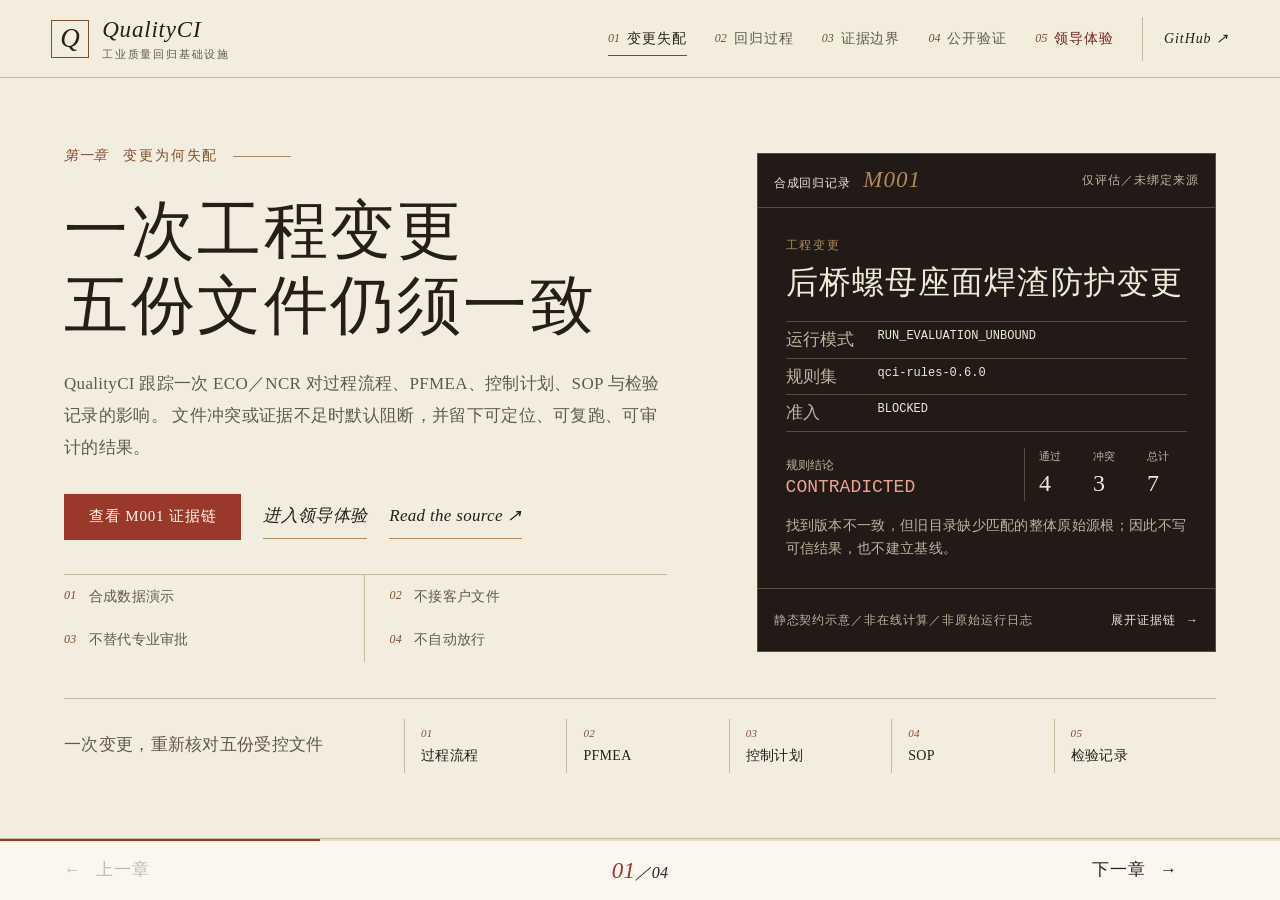
<file: site/index.html>
<!doctype html>
<html lang="zh-CN">
  <head>
    <meta charset="utf-8" />
    <meta name="viewport" content="width=device-width, initial-scale=1" />
    <meta
      name="description"
      content="QualityCI 是面向制造业工程变更的合成数据工程原型，演示可重复、可审计的跨文档质量回归契约。"
    />
    <meta name="theme-color" content="#211a17" />
    <meta property="og:type" content="website" />
    <meta property="og:title" content="QualityCI｜工业质量回归基础设施" />
    <meta
      property="og:description"
      content="面向制造业工程变更的合成数据工程原型，演示可重复、可审计的质量回归契约。"
    />
    <meta property="og:url" content="https://qualityci.com/" />
    <meta property="og:image" content="https://qualityci.com/og.png" />
    <meta property="og:image:type" content="image/png" />
    <meta property="og:image:width" content="1200" />
    <meta property="og:image:height" content="630" />
    <meta property="og:image:alt" content="QualityCI 工业质量回归基础设施品牌卡片" />
    <meta name="twitter:card" content="summary_large_image" />
    <meta name="twitter:title" content="QualityCI｜工业质量回归基础设施" />
    <meta
      name="twitter:description"
      content="面向制造业工程变更的合成数据工程原型，演示可重复、可审计的质量回归契约。"
    />
    <meta name="twitter:image" content="https://qualityci.com/og.png" />
    <meta name="twitter:image:alt" content="QualityCI 工业质量回归基础设施品牌卡片" />
    <title>QualityCI｜工业质量回归基础设施</title>
    <link rel="canonical" href="https://qualityci.com/" />
    <link rel="icon" href="./favicon.svg" type="image/svg+xml" />
    <link rel="stylesheet" href="./styles.css" />
  </head>
  <body>
    <a class="skip-link" href="#main">跳到主要内容</a>

    <header class="site-header">
      <a class="brand" href="#overview" data-page-target="overview" aria-label="QualityCI 第一章">
        <span class="brand-mark latin" lang="en" aria-hidden="true">Q</span>
        <span>
          <strong class="latin" lang="en">QualityCI</strong>
          <small>工业质量回归基础设施</small>
        </span>
      </a>
      <button class="nav-toggle" type="button" aria-expanded="false" aria-controls="site-nav">
        <span></span><span></span><span></span>
        <span class="sr-only">打开章节导航</span>
      </button>
      <nav id="site-nav" class="site-nav" aria-label="章节导航">
        <a href="#overview" data-page-target="overview" aria-current="page"><span>01</span>变更失配</a>
        <a href="#method" data-page-target="method"><span>02</span>回归过程</a>
        <a href="#case" data-page-target="case"><span>03</span>证据边界</a>
        <a href="#proof" data-page-target="proof"><span>04</span>公开验证</a>
        <a class="nav-experience" href="./experience.html"><span>05</span>领导体验</a>
        <a class="nav-source latin" lang="en" href="https://github.com/muchensu77-create/qualityci"
          target="_blank" rel="noopener noreferrer">GitHub ↗</a>
      </nav>
    </header>

    <main id="main" class="deck">
      <section id="overview" class="deck-page is-active" data-page="overview" aria-labelledby="overview-title">
        <div class="page-shell overview-grid">
          <div class="overview-copy">
            <p class="chapter-label"><span>第一章</span>变更为何失配</p>
            <h1 id="overview-title" tabindex="-1">一次工程变更<br />五份文件仍须一致</h1>
            <p class="overview-lead">
              QualityCI 跟踪一次 ECO／NCR 对过程流程、PFMEA、控制计划、SOP 与检验记录的影响。
              文件冲突或证据不足时默认阻断，并留下可定位、可复跑、可审计的结果。
            </p>
            <div class="overview-actions">
              <a class="button button-primary" href="#case" data-open-evidence>查看 M001 证据链</a>
              <a class="text-link" href="./experience.html">进入领导体验</a>
              <a class="text-link latin" lang="en"
                href="https://github.com/muchensu77-create/qualityci"
                target="_blank" rel="noopener noreferrer">Read the source ↗</a>
            </div>
            <ol class="boundary-strip" aria-label="演示边界">
              <li><span>01</span>合成数据演示</li>
              <li><span>02</span>不接客户文件</li>
              <li><span>03</span>不替代专业审批</li>
              <li><span>04</span>不自动放行</li>
            </ol>
          </div>

          <article class="case-sheet" aria-label="M001 合成回归记录" data-case-summary>
            <header class="case-sheet-header">
              <div>
                <span>合成回归记录</span>
                <strong class="latin" lang="en">M001</strong>
              </div>
              <span class="case-sheet-state">仅评估／未绑定来源</span>
            </header>
            <div class="case-sheet-body">
              <p class="case-sheet-label">工程变更</p>
              <h2>后桥螺母座面焊渣防护变更</h2>
              <dl class="case-sheet-meta">
                <div><dt>运行模式</dt><dd>RUN_EVALUATION_UNBOUND</dd></div>
                <div><dt>规则集</dt><dd>qci-rules-0.6.0</dd></div>
                <div><dt>准入</dt><dd>BLOCKED</dd></div>
              </dl>
              <div class="case-sheet-result">
                <div>
                  <span>规则结论</span>
                  <strong>CONTRADICTED</strong>
                </div>
                <dl>
                  <div><dt>通过</dt><dd>4</dd></div>
                  <div><dt>冲突</dt><dd>3</dd></div>
                  <div><dt>总计</dt><dd>7</dd></div>
                </dl>
              </div>
              <p class="case-sheet-note">
                找到版本不一致，但旧目录缺少匹配的整体原始源根；因此不写可信结果，也不建立基线。
              </p>
            </div>
            <footer>
              <span>静态契约示意／非在线计算／非原始运行日志</span>
              <a href="#case" data-open-evidence>展开证据链 <span aria-hidden="true">→</span></a>
            </footer>
          </article>

          <div class="document-index" aria-labelledby="document-index-title">
            <p id="document-index-title">一次变更，重新核对五份受控文件</p>
            <ol>
              <li><span>01</span>过程流程</li>
              <li><span>02</span>PFMEA</li>
              <li><span>03</span>控制计划</li>
              <li><span>04</span>SOP</li>
              <li><span>05</span>检验记录</li>
            </ol>
          </div>
        </div>
      </section>

      <section id="method" class="deck-page" data-page="method" aria-labelledby="method-title">
        <div class="page-shell method-grid">
          <div class="method-copy">
            <p class="chapter-label"><span>第二章</span>回归如何发生</p>
            <h2 id="method-title" tabindex="-1">证据并非最后补上<br />它从第一步开始生成</h2>
            <p class="chapter-intro">
              每一步只做一件确定的事：限定范围、展开影响、运行规则、执行信任门禁。
            </p>
            <ol class="sequence-steps" data-regression-sequence aria-label="回归过程">
              <li class="is-active">
                <button type="button" data-sequence-step data-sequence-phase="0" aria-pressed="true">
                  <span>01</span><span><strong>限定工程事件</strong><small>ECO／NCR、工序、受控文件</small></span>
                </button>
              </li>
              <li>
                <button type="button" data-sequence-step data-sequence-phase="1" aria-pressed="false">
                  <span>02</span><span><strong>展开影响计划</strong><small>把五份文件放回同一事实边界</small></span>
                </button>
              </li>
              <li>
                <button type="button" data-sequence-step data-sequence-phase="2" aria-pressed="false">
                  <span>03</span><span><strong>运行三态回归</strong><small>PASS／CONTRADICTED／UNVERIFIABLE</small></span>
                </button>
              </li>
              <li>
                <button type="button" data-sequence-step data-sequence-phase="3" aria-pressed="false">
                  <span>04</span><span><strong>执行信任门禁</strong><small>来源未闭合，立即阻断</small></span>
                </button>
              </li>
            </ol>
          </div>

          <div class="sequence-stage" data-sequence-stage data-phase="0" aria-hidden="true">
            <div class="stage-coordinates"><span>M001／SYNTHETIC</span><span>qci-rules-0.6.0</span></div>
            <div class="change-chip" data-change-chip>
              <small>ENGINEERING CHANGE</small>
              <strong>焊渣防护变更</strong>
            </div>
            <div class="document-stack" data-document-stack>
              <article class="document-card"><span>01</span><strong>过程流程</strong><i>PASS</i></article>
              <article class="document-card"><span>02</span><strong>PFMEA</strong><i>PASS</i></article>
              <article class="document-card has-conflict"><span>03</span><strong>控制计划</strong><i>CONFLICT</i></article>
              <article class="document-card has-conflict"><span>04</span><strong>SOP</strong><i>CONFLICT</i></article>
              <article class="document-card has-conflict"><span>05</span><strong>检验记录</strong><i>CONFLICT</i></article>
              <span class="document-scan" data-document-scan></span>
            </div>
            <div class="conflict-readout" data-conflict-readout>
              <span>07 RULES</span><strong>3 CONTRADICTED</strong>
            </div>
            <div class="trust-gate" data-trust-gate>
              <span>ADMISSION</span><strong>BLOCKED</strong><small>SOURCE ROOT REQUIRED</small>
            </div>
          </div>
        </div>
      </section>

      <section id="case" class="deck-page" data-page="case" aria-labelledby="case-title">
        <div class="page-shell case-grid">
          <div class="case-intro">
            <p class="chapter-label"><span>第三章</span>证据如何成立</p>
            <h2 id="case-title" tabindex="-1">同样是跑完<br />权限完全不同</h2>
            <p class="chapter-intro">
              三种结果对应三条不同的信任边界。下方内容来自同源静态 JSON，并在浏览器内核对 SHA-256。
            </p>
            <div class="scenario-tabs" role="tablist" aria-label="演示场景">
              <button id="tab-conflict" type="button" role="tab" aria-selected="true"
                aria-controls="demo-panel" tabindex="0" data-scenario="conflict">
                <span>01</span>M001／发现冲突
              </button>
              <button id="tab-blocked" type="button" role="tab" aria-selected="false"
                aria-controls="demo-panel" tabindex="-1" data-scenario="blocked">
                <span>02</span>复跑／缺少源根
              </button>
              <button id="tab-ready" type="button" role="tab" aria-selected="false"
                aria-controls="demo-panel" tabindex="-1" data-scenario="ready">
                <span>03</span>来源绑定／待人工评审
              </button>
            </div>
            <p class="case-static-note">静态契约示意／不上传文件／不调用模型／不连接产线</p>
          </div>

          <div id="demo-panel" class="demo-story" data-story data-case-detail role="tabpanel"
            aria-labelledby="tab-conflict" aria-live="polite">
            <div class="story-copy">
              <span class="story-status is-conflict" data-story-status>CONTRADICTED</span>
              <h3 data-story-title>旧版 SOP 冲突被发现，但当前路径只能评估</h3>
              <p data-story-copy>
                系统定位到版本不一致；由于旧 Tacoma 目录没有匹配的整体原始源根，这次运行保持
                EVALUATION_UNBOUND，不获得可信持久化或建基线权限。
              </p>
              <ul data-story-points>
                <li>模式：RUN_EVALUATION_UNBOUND</li>
                <li>规则结果：4 PASS、3 CONTRADICTED</li>
                <li>处理：admission BLOCKED，不写可信结果</li>
              </ul>
            </div>
            <div class="story-code" aria-label="结构化结果">
              <div><span>结构化结果</span><span data-hash-status role="status" aria-live="polite">摘要哈希待校验</span></div>
              <pre><code data-story-code>{
  "mode": "RUN_EVALUATION_UNBOUND",
  "trusted": false,
  "admission": "BLOCKED",
  "overall_status": "CONTRADICTED",
  "rules": 7,
  "pass": 4,
  "contradicted": 3
}</code></pre>
            </div>
          </div>
          <p class="case-boundary">
            PASS 或 trusted=true 只说明当前规则与来源契约闭合；不代表工艺参数获批准，也不代表产品自动放行。
          </p>
          <noscript>
            <div class="nojs-scenarios" aria-label="其余静态契约摘要">
              <article>
                <span>02／REPLAY BLOCKED</span>
                <h3>旧批准材料不能替代 A08 原始源根</h3>
                <p>服务端保持 HTTP 409 与 A08_SOURCE_PACK_REQUIRED；响应中没有 replay 或 baseline。</p>
              </article>
              <article>
                <span>03／READY FOR HUMAN REVIEW</span>
                <h3>来源绑定回归通过，进入人工放行评审</h3>
                <p>trusted=true 仍只进入 READY_FOR_HUMAN_RELEASE_REVIEW，不自动批准参数或放行产品。</p>
              </article>
            </div>
          </noscript>
        </div>
      </section>

      <section id="proof" class="deck-page" data-page="proof" aria-labelledby="proof-title">
        <div class="page-shell proof-grid">
          <div class="proof-heading">
            <p class="chapter-label"><span>第四章</span>能力止于何处</p>
            <h2 id="proof-title" tabindex="-1">少讲能力<br />多给可重复的检查</h2>
          </div>

          <div class="evidence-ledger" aria-label="公开验证证据">
            <article>
              <strong class="latin" lang="en">30 × 7</strong>
              <div><h3>合成工程自测</h3><p>30 个显著标注的合成变体，覆盖 210 个预期规则状态；不是独立工厂准确率。</p></div>
            </article>
            <article>
              <strong class="latin" lang="en">4 / 4</strong>
              <div><h3>公共跨平台 CI</h3><p>Ubuntu／Windows × Python 3.11／3.13，当前公开提交的四个任务全部通过。</p></div>
            </article>
            <article>
              <strong class="latin version" lang="en">0.2.0.dev0</strong>
              <div><h3>可检查的公共契约</h3><p>规则集 qci-rules-0.6.0；Schema、合成数据、测试与 Apache-2.0 源码公开。</p></div>
            </article>
          </div>

          <div class="claim-boundary">
            <article>
              <h3>这个原型证明了什么</h3>
              <ul>
                <li>跨五类受控文件运行确定性三态检查</li>
                <li>为结果保留来源、版本、位置与哈希边界</li>
                <li>在来源或批准不完整时默认阻断</li>
              </ul>
            </article>
            <article>
              <h3>它没有宣称什么</h3>
              <ul>
                <li>没有客户文件、生产参数或真实工厂效果数据</li>
                <li>不替代质量经理、工艺专家或电子签批系统</li>
                <li>不自动批准参数，不自动放行产品</li>
              </ul>
            </article>
          </div>

          <div class="source-link">
            <div>
              <span>公开源码／Apache-2.0</span>
              <strong>上海擎鼎曜晶智能科技有限公司</strong>
            </div>
            <div class="source-actions">
              <a class="button" href="./experience.html">领导体验</a>
              <a class="button button-primary latin" lang="en"
                href="https://github.com/muchensu77-create/qualityci"
                target="_blank" rel="noopener noreferrer">Open on GitHub ↗</a>
            </div>
          </div>
        </div>
      </section>
    </main>

    <footer class="deck-footer" aria-label="章节翻页">
      <div class="page-meter" aria-hidden="true"><span data-page-progress></span></div>
      <div class="page-controls">
        <button type="button" data-page-prev><span aria-hidden="true">←</span><span>上一章</span></button>
        <p><span data-page-number>01</span><span aria-hidden="true">／</span><span>04</span></p>
        <button type="button" data-page-next><span>下一章</span><span aria-hidden="true">→</span></button>
      </div>
      <p class="sr-only" data-page-announcer aria-live="polite">当前为第一章</p>
    </footer>

    <noscript>
      <p class="noscript-note">JavaScript 未启用；四个章节仍按普通文档顺序显示。</p>
    </noscript>
    <script src="./app.js" defer></script>
  </body>
</html>
</file>
<file: site/styles.css>
:root {
  --paper: #f3eddf;
  --paper-deep: #e7ddcb;
  --paper-raised: #fbf7ee;
  --ink: #281e18;
  --muted: #66574b;
  --night: #211a17;
  --night-raised: #2d231e;
  --night-line: #5d4b3f;
  --on-night: #f2e8d8;
  --on-night-muted: #c2b39f;
  --cinnabar: #9a3829;
  --cinnabar-dark: #75241c;
  --cinnabar-soft: #efddd3;
  --copper: #b08a5e;
  --copper-ink: #7b4e2e;
  --line: #c8b99f;
  --pass: #35634f;
  --pass-soft: #dde8df;
  --warn: #7b5120;
  --warn-soft: #eaddc5;
  --font-zh: "FangSong", "STFangsong", "仿宋", "FangSong_GB2312", "Songti SC",
    "Noto Serif CJK SC", "Source Han Serif SC", serif;
  --font-en: Baskerville, "Iowan Old Style", "Palatino Linotype", Palatino,
    "Book Antiqua", Georgia, serif;
  --font-mono: "SFMono-Regular", Consolas, "Liberation Mono", Menlo, monospace;
  --ease-paper: cubic-bezier(.22, 1, .36, 1);
  --header-height: 78px;
  --footer-height: 62px;
  color-scheme: light;
}

*,
*::before,
*::after {
  box-sizing: border-box;
}

html {
  min-width: 320px;
  scroll-behavior: auto;
  background: var(--paper);
}

body {
  margin: 0;
  min-height: 100vh;
  min-height: 100svh;
  overflow-x: hidden;
  background: var(--paper);
  color: var(--ink);
  font-family: var(--font-zh);
  font-size: 17px;
  font-weight: 400;
  line-height: 1.82;
  letter-spacing: .018em;
  text-rendering: optimizeLegibility;
  -webkit-font-smoothing: antialiased;
}

button,
a {
  -webkit-tap-highlight-color: transparent;
}

button,
input,
select,
textarea {
  font: inherit;
}

button {
  color: inherit;
}

a {
  color: inherit;
  text-decoration: none;
}

h1,
h2,
h3,
p,
dl,
dd,
ol,
ul {
  margin-top: 0;
}

h1,
h2,
h3,
strong {
  font-weight: 400;
}

ol,
ul {
  padding: 0;
}

.latin,
[lang="en"] {
  font-family: var(--font-en);
}

.sr-only {
  position: absolute !important;
  width: 1px !important;
  height: 1px !important;
  padding: 0 !important;
  margin: -1px !important;
  overflow: hidden !important;
  clip: rect(0, 0, 0, 0) !important;
  white-space: nowrap !important;
  border: 0 !important;
}

.skip-link {
  position: fixed;
  z-index: 1000;
  top: 10px;
  left: 10px;
  padding: 8px 14px;
  background: var(--night);
  color: var(--on-night);
  transform: translateY(-160%);
}

.skip-link:focus {
  transform: translateY(0);
}

:focus-visible {
  outline: 2px solid var(--cinnabar);
  outline-offset: 4px;
}

h1[tabindex="-1"]:focus-visible,
h2[tabindex="-1"]:focus-visible {
  outline: 0;
}

/* Header */
.site-header {
  position: sticky;
  z-index: 40;
  top: 0;
  display: flex;
  min-height: var(--header-height);
  align-items: center;
  justify-content: space-between;
  padding: 0 clamp(22px, 4vw, 68px);
  border-bottom: 1px solid var(--line);
  background: color-mix(in srgb, var(--paper) 94%, transparent);
  backdrop-filter: blur(14px);
}

.brand {
  display: inline-flex;
  min-height: 48px;
  align-items: center;
  gap: 13px;
}

.brand-mark {
  display: grid;
  width: 38px;
  height: 38px;
  place-items: center;
  border: 1px solid var(--copper-ink);
  color: var(--ink);
  font-size: 27px;
  font-style: italic;
  line-height: 1;
}

.brand > span:last-child {
  display: grid;
  line-height: 1.12;
}

.brand strong {
  font-size: 23px;
  font-style: italic;
  letter-spacing: .035em;
}

.brand small {
  margin-top: 5px;
  color: var(--muted);
  font-size: 11px;
  letter-spacing: .16em;
}

.site-nav {
  display: flex;
  align-items: center;
  gap: clamp(16px, 2.2vw, 34px);
  font-size: 14px;
  letter-spacing: .065em;
}

.site-nav a {
  position: relative;
  display: inline-flex;
  min-height: 44px;
  align-items: center;
  gap: 7px;
  color: var(--muted);
}

.site-nav a::after {
  position: absolute;
  right: 0;
  bottom: 5px;
  left: 0;
  height: 1px;
  background: var(--cinnabar);
  content: "";
  transform: scaleX(0);
  transform-origin: right;
  transition: transform 180ms var(--ease-paper);
}

.site-nav a:hover::after,
.site-nav a.is-active::after,
.site-nav a[aria-current="page"]::after {
  transform: scaleX(1);
  transform-origin: left;
}

.site-nav a.is-active,
.site-nav a[aria-current="page"] {
  color: var(--ink);
}

.site-nav a span {
  color: var(--copper-ink);
  font-family: var(--font-en);
  font-size: 12px;
  font-style: italic;
  letter-spacing: 0;
}

.site-nav .nav-source {
  padding-left: 21px;
  border-left: 1px solid var(--line);
  color: var(--ink);
  font-style: italic;
}

.site-nav .nav-experience {
  color: var(--cinnabar-dark);
}

.nav-toggle {
  display: none;
  width: 48px;
  height: 48px;
  padding: 12px;
  border: 0;
  background: transparent;
}

.nav-toggle > span:not(.sr-only) {
  display: block;
  width: 100%;
  height: 1px;
  margin: 6px 0;
  background: currentColor;
}

/* Deck */
.deck {
  min-height: calc(100svh - var(--header-height));
}

.js .deck {
  padding-bottom: var(--footer-height);
}

.deck-page {
  min-height: calc(100svh - var(--header-height) - var(--footer-height));
  background: var(--paper);
  scroll-margin-top: var(--header-height);
}

.deck-page[hidden] {
  display: none;
}

.page-shell {
  width: min(1440px, 100%);
  min-height: inherit;
  margin: 0 auto;
  padding: clamp(42px, 5vh, 72px) clamp(24px, 5vw, 80px);
}

.chapter-label {
  display: flex;
  align-items: center;
  gap: 15px;
  margin-bottom: 25px;
  color: var(--copper-ink);
  font-size: 14px;
  letter-spacing: .14em;
}

.chapter-label::after {
  width: 58px;
  height: 1px;
  background: var(--copper);
  content: "";
}

.chapter-label span {
  font-family: var(--font-en);
  font-style: italic;
  letter-spacing: .04em;
}

.deck-page h1,
.deck-page h2 {
  margin-bottom: 24px;
  font-size: clamp(44px, 5vw, 76px);
  line-height: 1.17;
  letter-spacing: .04em;
}

.chapter-intro,
.overview-lead {
  max-width: 680px;
  color: var(--muted);
  line-height: 1.9;
}

.button {
  display: inline-flex;
  min-height: 46px;
  align-items: center;
  justify-content: center;
  padding: 0 24px;
  border: 1px solid var(--cinnabar);
  font-size: 15px;
  letter-spacing: .055em;
  transition: background-color 160ms ease, color 160ms ease, transform 160ms ease;
}

.button-primary {
  background: var(--cinnabar);
  color: #fffaf3;
}

.button-primary:hover {
  background: var(--cinnabar-dark);
  transform: translateY(-2px);
}

.text-link {
  display: inline-flex;
  min-height: 44px;
  align-items: center;
  border-bottom: 1px solid var(--copper);
  font-style: italic;
}

/* Chapter 01 */
.overview-grid {
  display: grid;
  grid-template-columns: minmax(0, 1.05fr) minmax(390px, .8fr);
  grid-template-rows: auto auto;
  align-content: center;
  column-gap: clamp(44px, 7vw, 110px);
  row-gap: clamp(24px, 4vh, 46px);
}

.overview-copy {
  align-self: center;
}

.overview-copy h1 {
  max-width: 820px;
}

.overview-lead {
  max-width: 720px;
  margin-bottom: 29px;
}

.overview-actions {
  display: flex;
  align-items: center;
  gap: 22px;
  margin-bottom: 34px;
}

.boundary-strip {
  display: grid;
  margin: 0;
  list-style: none;
  grid-template-columns: repeat(2, minmax(0, 1fr));
  border-top: 1px solid var(--line);
}

.boundary-strip li {
  display: flex;
  align-items: center;
  gap: 12px;
  padding: 9px 0;
  color: var(--muted);
  font-size: 14px;
}

.boundary-strip li:nth-child(odd) {
  border-right: 1px solid var(--line);
}

.boundary-strip li:nth-child(even) {
  padding-left: 24px;
}

.boundary-strip span {
  color: var(--copper-ink);
  font-family: var(--font-en);
  font-size: 12px;
  font-style: italic;
}

.case-sheet {
  align-self: center;
  border: 1px solid var(--night-line);
  background: var(--night);
  color: var(--on-night);
  line-height: 1.52;
}

.case-sheet-header,
.case-sheet footer {
  display: flex;
  align-items: center;
  justify-content: space-between;
  gap: 16px;
  padding: 9px 16px;
  border-color: var(--night-line);
  font-size: 12px;
  letter-spacing: .08em;
}

.case-sheet-header {
  border-bottom: 1px solid var(--night-line);
}

.case-sheet-header > div {
  display: flex;
  align-items: baseline;
  gap: 12px;
}

.case-sheet-header strong {
  color: var(--copper);
  font-size: 23px;
  font-style: italic;
}

.case-sheet-state {
  color: var(--on-night-muted);
}

.case-sheet-body {
  padding: clamp(18px, 2.4vw, 28px);
}

.case-sheet-label {
  margin-bottom: 7px;
  color: var(--copper);
  font-size: 12px;
  letter-spacing: .14em;
}

.case-sheet h2 {
  margin-bottom: 17px;
  font-size: clamp(24px, 2.5vw, 33px);
  line-height: 1.34;
  letter-spacing: .035em;
}

.case-sheet-meta {
  margin-bottom: 16px;
  border-top: 1px solid var(--night-line);
}

.case-sheet-meta > div {
  display: grid;
  grid-template-columns: 92px minmax(0, 1fr);
  padding: 5px 0;
  border-bottom: 1px solid var(--night-line);
}

.case-sheet-meta dt {
  color: var(--on-night-muted);
}

.case-sheet-meta dd,
.case-sheet-result strong {
  margin: 0;
  font-family: var(--font-mono);
  font-size: 12px;
  letter-spacing: 0;
  overflow-wrap: anywhere;
}

.case-sheet-result {
  display: grid;
  grid-template-columns: minmax(0, 1fr) auto;
  align-items: end;
  gap: 18px;
  margin-bottom: 14px;
}

.case-sheet-result > div span {
  display: block;
  color: var(--on-night-muted);
  font-size: 12px;
}

.case-sheet-result > div strong {
  color: #eaa391;
  font-size: 18px;
}

.case-sheet-result dl {
  display: flex;
  margin: 0;
  border-left: 1px solid var(--night-line);
}

.case-sheet-result dl div {
  min-width: 54px;
  padding-left: 14px;
}

.case-sheet-result dt {
  color: var(--on-night-muted);
  font-size: 11px;
}

.case-sheet-result dd {
  margin: 0;
  font-family: var(--font-en);
  font-size: 24px;
}

.case-sheet-note {
  margin-bottom: 0;
  color: var(--on-night-muted);
  font-size: 14px;
  line-height: 1.6;
}

.case-sheet footer {
  border-top: 1px solid var(--night-line);
  color: var(--on-night-muted);
}

.case-sheet footer a {
  display: inline-flex;
  min-height: 44px;
  align-items: center;
  gap: 10px;
  color: var(--on-night);
}

.document-index {
  grid-column: 1 / -1;
  display: grid;
  grid-template-columns: minmax(210px, .55fr) 1.45fr;
  align-items: center;
  gap: 32px;
  padding-top: 20px;
  border-top: 1px solid var(--line);
}

.document-index p {
  margin: 0;
  color: var(--muted);
}

.document-index ol {
  display: grid;
  margin: 0;
  list-style: none;
  grid-template-columns: repeat(5, minmax(0, 1fr));
}

.document-index li {
  display: grid;
  min-height: 54px;
  align-content: center;
  padding: 0 16px;
  border-left: 1px solid var(--line);
  font-size: 14px;
}

.document-index li span {
  color: var(--copper-ink);
  font-family: var(--font-en);
  font-size: 11px;
  font-style: italic;
}

/* Chapter 02 */
#method {
  background: var(--night);
  color: var(--on-night);
}

.method-grid {
  display: grid;
  grid-template-columns: minmax(390px, .8fr) minmax(480px, 1.05fr);
  align-items: center;
  gap: clamp(46px, 7vw, 112px);
}

#method .method-copy h2 {
  font-size: clamp(38px, 3.6vw, 52px);
}

#method .chapter-label {
  color: var(--copper);
}

#method .chapter-intro {
  color: var(--on-night-muted);
}

.sequence-steps {
  margin: 30px 0 0;
  list-style: none;
  border-top: 1px solid var(--night-line);
}

.sequence-steps li {
  border-bottom: 1px solid var(--night-line);
}

.sequence-steps button {
  display: grid;
  width: 100%;
  min-height: 66px;
  grid-template-columns: 50px 1fr;
  align-items: center;
  padding: 8px 0;
  border: 0;
  background: transparent;
  color: var(--on-night-muted);
  text-align: left;
  cursor: pointer;
}

.sequence-steps button > span:first-child {
  color: var(--copper);
  font-family: var(--font-en);
  font-style: italic;
}

.sequence-steps button > span:last-child {
  display: grid;
}

.sequence-steps strong {
  color: inherit;
  font-size: 18px;
}

.sequence-steps small {
  font-size: 12px;
}

.sequence-steps li.is-active button {
  color: var(--on-night);
  box-shadow: inset 2px 0 var(--cinnabar);
}

.sequence-stage {
  position: relative;
  min-height: 520px;
  padding: 22px;
  overflow: hidden;
  border: 1px solid var(--night-line);
  background: var(--night-raised);
}

.stage-coordinates {
  display: flex;
  justify-content: space-between;
  padding-bottom: 12px;
  border-bottom: 1px solid var(--night-line);
  color: var(--on-night-muted);
  font-family: var(--font-mono);
  font-size: 11px;
  letter-spacing: 0;
}

.change-chip {
  display: grid;
  width: max-content;
  max-width: 100%;
  margin: 28px auto 18px;
  padding: 9px 24px;
  border: 1px solid var(--copper);
  text-align: center;
}

.change-chip small {
  color: var(--copper);
  font-family: var(--font-en);
  font-size: 10px;
  letter-spacing: .13em;
}

.document-stack {
  position: relative;
  display: grid;
  gap: 7px;
  margin: 0 auto;
}

.document-card {
  display: grid;
  min-height: 47px;
  grid-template-columns: 45px 1fr auto;
  align-items: center;
  padding: 0 15px;
  border: 1px solid var(--night-line);
  background: var(--night);
}

.document-card span,
.document-card i {
  color: var(--on-night-muted);
  font-family: var(--font-mono);
  font-size: 10px;
  font-style: normal;
  letter-spacing: 0;
}

.document-card i {
  color: #82b59c;
}

.document-card.has-conflict i {
  color: #eaa391;
}

.document-scan {
  position: absolute;
  z-index: 3;
  top: 0;
  right: 0;
  left: 0;
  height: 1px;
  background: var(--copper);
  opacity: 0;
}

.sequence-stage[data-phase="1"] .document-scan,
.sequence-stage[data-phase="2"] .document-scan {
  opacity: .75;
  animation: document-scan 1.8s var(--ease-paper) infinite;
}

@keyframes document-scan {
  0% { transform: translateY(0); }
  100% { transform: translateY(260px); }
}

.conflict-readout,
.trust-gate {
  display: flex;
  align-items: center;
  justify-content: space-between;
  margin-top: 13px;
  padding: 11px 14px;
  border: 1px solid var(--night-line);
  font-family: var(--font-mono);
  font-size: 11px;
  letter-spacing: 0;
  opacity: .3;
  transition: opacity 180ms ease, border-color 180ms ease;
}

.sequence-stage[data-phase="2"] .conflict-readout,
.sequence-stage[data-phase="3"] .conflict-readout {
  border-color: var(--cinnabar);
  opacity: 1;
}

.sequence-stage[data-phase="3"] .trust-gate {
  border-color: var(--cinnabar);
  opacity: 1;
}

.conflict-readout strong,
.trust-gate strong {
  color: #eaa391;
}

/* Chapter 03 */
.case-grid {
  display: grid;
  grid-template-columns: minmax(300px, .55fr) minmax(520px, 1.1fr);
  grid-template-rows: auto auto;
  align-content: center;
  gap: 30px clamp(48px, 7vw, 112px);
}

#case .case-intro h2 {
  font-size: clamp(38px, 3.4vw, 50px);
}

.scenario-tabs {
  margin-top: 30px;
  border-top: 1px solid var(--line);
}

.scenario-tabs button {
  display: flex;
  width: 100%;
  min-height: 56px;
  align-items: center;
  gap: 15px;
  padding: 6px 0;
  border: 0;
  border-bottom: 1px solid var(--line);
  background: transparent;
  color: var(--muted);
  text-align: left;
  cursor: pointer;
}

.scenario-tabs button span {
  color: var(--copper-ink);
  font-family: var(--font-en);
  font-size: 13px;
  font-style: italic;
}

.scenario-tabs button[aria-selected="true"] {
  color: var(--ink);
  box-shadow: inset 2px 0 var(--cinnabar);
}

.case-static-note {
  margin: 20px 0 0;
  color: var(--muted);
  font-size: 12px;
}

.demo-story {
  border: 1px solid var(--night-line);
  background: var(--night);
  color: var(--on-night);
}

.story-copy {
  padding: clamp(24px, 3vw, 40px);
}

.story-status {
  display: inline-block;
  padding: 3px 0;
  border-bottom: 1px solid #eaa391;
  color: #eaa391;
  font-family: var(--font-mono);
  font-size: 11px;
  letter-spacing: .04em;
}

.story-status.is-ready {
  border-color: #82b59c;
  color: #82b59c;
}

.story-status.is-blocked {
  border-color: #d4aa70;
  color: #d4aa70;
}

.story-copy h3 {
  max-width: 690px;
  margin: 16px 0 12px;
  font-size: clamp(26px, 3vw, 39px);
  line-height: 1.42;
  letter-spacing: .025em;
}

.story-copy p {
  color: var(--on-night-muted);
}

.story-copy ul,
.claim-boundary ul {
  margin: 20px 0 0;
  list-style: none;
}

.story-copy li,
.claim-boundary li {
  position: relative;
  padding: 6px 0 6px 24px;
}

.story-copy li::before,
.claim-boundary li::before {
  position: absolute;
  top: 1.05em;
  left: 0;
  width: 12px;
  height: 1px;
  background: var(--copper);
  content: "";
}

.story-code {
  border-top: 1px solid var(--night-line);
}

.story-code > div {
  display: flex;
  min-height: 42px;
  align-items: center;
  justify-content: space-between;
  gap: 12px;
  padding: 0 18px;
  color: var(--on-night-muted);
  font-size: 11px;
  letter-spacing: .08em;
}

.story-code [data-hash-status][data-state="matched"] {
  color: #82b59c;
}

.story-code [data-hash-status][data-state="failed"] {
  color: #eaa391;
}

.story-code pre {
  max-height: 235px;
  margin: 0;
  padding: 20px;
  overflow: auto;
  border-top: 1px solid var(--night-line);
  background: #181310;
  color: #e7dac6;
  font-family: var(--font-mono);
  font-size: 12px;
  line-height: 1.7;
  letter-spacing: 0;
}

.case-boundary {
  grid-column: 1 / -1;
  margin: 0;
  padding-top: 18px;
  border-top: 1px solid var(--line);
  color: var(--muted);
  font-size: 13px;
}

.nojs-scenarios {
  grid-column: 1 / -1;
  display: grid;
  grid-template-columns: repeat(2, minmax(0, 1fr));
  border-top: 1px solid var(--line);
}

.nojs-scenarios article {
  padding: 22px 26px 22px 0;
}

.nojs-scenarios article + article {
  padding-right: 0;
  padding-left: 26px;
  border-left: 1px solid var(--line);
}

.nojs-scenarios span {
  color: var(--copper-ink);
  font-family: var(--font-mono);
  font-size: 11px;
}

.nojs-scenarios h3 {
  margin: 8px 0;
  font-size: 20px;
}

.nojs-scenarios p {
  margin: 0;
  color: var(--muted);
  font-size: 14px;
}

/* Chapter 04 */
#proof {
  background: var(--paper-deep);
}

.proof-grid {
  display: grid;
  grid-template-columns: minmax(280px, .65fr) minmax(520px, 1.2fr);
  align-content: center;
  gap: clamp(28px, 4vh, 50px) clamp(48px, 7vw, 110px);
}

.proof-heading h2 {
  font-size: clamp(40px, 4.5vw, 66px);
}

.evidence-ledger {
  border-top: 1px solid var(--line);
}

.evidence-ledger article {
  display: grid;
  min-height: 104px;
  grid-template-columns: minmax(128px, .4fr) 1fr;
  align-items: center;
  gap: 26px;
  padding: 15px 0;
  border-bottom: 1px solid var(--line);
}

.evidence-ledger > article > strong {
  color: var(--cinnabar);
  font-size: clamp(31px, 3.8vw, 50px);
  font-style: italic;
  line-height: 1;
}

.evidence-ledger > article > strong.version {
  font-size: clamp(23px, 2.8vw, 37px);
}

.evidence-ledger h3 {
  margin-bottom: 4px;
  font-size: 18px;
}

.evidence-ledger p {
  margin: 0;
  color: var(--muted);
  font-size: 14px;
}

.claim-boundary {
  grid-column: 1 / -1;
  display: grid;
  grid-template-columns: repeat(2, minmax(0, 1fr));
  border-top: 1px solid var(--line);
  border-bottom: 1px solid var(--line);
}

.claim-boundary article {
  padding: 22px 28px 22px 0;
}

.claim-boundary article + article {
  padding-right: 0;
  padding-left: 28px;
  border-left: 1px solid var(--line);
}

.claim-boundary h3 {
  margin-bottom: 7px;
  font-size: 20px;
}

.claim-boundary ul {
  margin-top: 0;
  color: var(--muted);
  font-size: 14px;
}

.source-link {
  grid-column: 1 / -1;
  display: flex;
  align-items: center;
  justify-content: space-between;
  gap: 26px;
}

.source-link > div {
  display: grid;
}

.source-link span {
  color: var(--copper-ink);
  font-size: 12px;
  letter-spacing: .1em;
}

.source-link strong {
  font-size: 18px;
}

.source-actions {
  display: flex;
  align-items: center;
  gap: 10px;
}

/* Chapter controls */
.deck-footer {
  position: fixed;
  z-index: 35;
  right: 0;
  bottom: 0;
  left: 0;
  display: none;
  min-height: var(--footer-height);
  border-top: 1px solid var(--line);
  background: var(--paper-raised);
}

.js .deck-footer {
  display: block;
}

.page-meter {
  height: 2px;
  background: var(--paper-deep);
}

.page-meter span {
  display: block;
  width: calc(var(--page-progress, .25) * 100%);
  height: 100%;
  background: var(--cinnabar);
  transition: width 220ms var(--ease-paper);
}

.page-controls {
  display: grid;
  width: min(1440px, 100%);
  min-height: 59px;
  margin: 0 auto;
  padding: 0 clamp(20px, 5vw, 80px);
  grid-template-columns: 1fr auto 1fr;
  align-items: center;
}

.page-controls button {
  display: inline-flex;
  min-width: 124px;
  min-height: 44px;
  align-items: center;
  gap: 14px;
  padding: 0;
  border: 0;
  background: transparent;
  cursor: pointer;
  letter-spacing: .06em;
}

.page-controls button:last-child {
  justify-self: end;
}

.page-controls button[disabled],
.page-controls button[aria-disabled="true"] {
  cursor: default;
  opacity: .28;
}

.page-controls p {
  margin: 0;
  font-family: var(--font-en);
  font-size: 16px;
  font-style: italic;
}

.page-controls p span:first-child {
  color: var(--cinnabar);
  font-size: 23px;
}

.noscript-note {
  position: fixed;
  z-index: 100;
  right: 18px;
  bottom: 80px;
  margin: 0;
  padding: 8px 12px;
  background: var(--night);
  color: var(--on-night);
  font-size: 12px;
}

/* Native directional page transitions */
[data-vt-page] {
  view-transition-name: qci-page;
}

[data-vt-case] {
  view-transition-name: qci-case;
}

[data-vt-story] {
  view-transition-name: qci-story;
}

::view-transition-old(qci-page),
::view-transition-new(qci-page) {
  animation-duration: 340ms;
  animation-timing-function: var(--ease-paper);
}

html[data-page-direction="forward"]::view-transition-old(qci-page) {
  animation-name: page-old-forward;
}

html[data-page-direction="forward"]::view-transition-new(qci-page) {
  animation-name: page-new-forward;
}

html[data-page-direction="backward"]::view-transition-old(qci-page) {
  animation-name: page-old-backward;
}

html[data-page-direction="backward"]::view-transition-new(qci-page) {
  animation-name: page-new-backward;
}

::view-transition-old(qci-case),
::view-transition-new(qci-case) {
  animation-duration: 460ms;
  animation-timing-function: var(--ease-paper);
}

::view-transition-old(qci-story),
::view-transition-new(qci-story) {
  animation-duration: 180ms;
  animation-timing-function: ease-out;
}

@keyframes page-old-forward {
  to { opacity: 0; transform: translateX(-12px); }
}

@keyframes page-new-forward {
  from { opacity: 0; transform: translateX(18px) rotateY(.6deg); }
}

@keyframes page-old-backward {
  to { opacity: 0; transform: translateX(12px); }
}

@keyframes page-new-backward {
  from { opacity: 0; transform: translateX(-18px) rotateY(-.6deg); }
}

@media (max-width: 1100px) {
  .site-nav {
    gap: 15px;
  }

  .site-nav a {
    font-size: 13px;
  }

  .overview-grid,
  .method-grid,
  .case-grid,
  .proof-grid {
    column-gap: 42px;
  }

  .overview-grid {
    grid-template-columns: minmax(0, 1fr) minmax(360px, .8fr);
  }
}

@media (max-width: 900px) {
  :root {
    --header-height: 68px;
    --footer-height: 62px;
  }

  body {
    font-size: 16px;
  }

  .site-header {
    padding: 0 20px;
  }

  .brand small {
    display: none;
  }

  .js .nav-toggle {
    display: block;
  }

  .site-nav {
    position: static;
    display: flex;
    flex: 1 1 100%;
    padding: 8px 0 14px;
    flex-wrap: wrap;
  }

  html:not(.js) .site-header {
    flex-wrap: wrap;
  }

  .js .site-nav {
    position: absolute;
    top: 100%;
    right: 0;
    left: 0;
    display: none;
    align-items: stretch;
    padding: 10px 20px 18px;
    border-bottom: 1px solid var(--line);
    background: var(--paper-raised);
    flex-direction: column;
    gap: 0;
  }

  .js .site-nav.is-open {
    display: flex;
  }

  .site-nav a {
    justify-content: space-between;
    border-bottom: 1px solid var(--line);
  }

  .site-nav .nav-source {
    padding-left: 0;
    border-left: 0;
  }

  .page-shell {
    padding: 38px 24px 42px;
  }

  .overview-grid,
  .method-grid,
  .case-grid,
  .proof-grid {
    grid-template-columns: 1fr;
    align-content: start;
  }

  .case-sheet {
    width: min(620px, 100%);
  }

  .document-index {
    grid-template-columns: 1fr;
  }

  .document-index ol {
    grid-template-columns: repeat(5, minmax(105px, 1fr));
    overflow-x: auto;
  }

  .document-index li:first-child {
    border-left: 0;
  }

  .sequence-stage {
    min-height: 500px;
  }

  .case-boundary,
  .claim-boundary,
  .source-link {
    grid-column: 1;
  }

  .proof-heading h2 br {
    display: none;
  }
}

@media (max-width: 620px) {
  .deck-page h1,
  .deck-page h2 {
    font-size: clamp(38px, 12vw, 55px);
    letter-spacing: .025em;
  }

  .overview-actions,
  .source-link {
    align-items: stretch;
    flex-direction: column;
  }

  .overview-actions .button,
  .source-link .button {
    width: 100%;
  }

  .boundary-strip {
    grid-template-columns: 1fr;
  }

  .boundary-strip li:nth-child(odd) {
    border-right: 0;
  }

  .boundary-strip li:nth-child(even) {
    padding-left: 0;
  }

  .case-sheet-header,
  .case-sheet footer {
    align-items: flex-start;
    flex-direction: column;
  }

  .case-sheet-result {
    grid-template-columns: 1fr;
  }

  .case-sheet-result dl {
    padding-top: 12px;
    border-top: 1px solid var(--night-line);
    border-left: 0;
  }

  .case-sheet-result dl div:first-child {
    padding-left: 0;
  }

  .sequence-stage {
    min-height: 480px;
    padding: 14px;
  }

  .stage-coordinates {
    align-items: flex-start;
    flex-direction: column;
  }

  .document-card {
    grid-template-columns: 35px 1fr auto;
  }

  .claim-boundary {
    grid-template-columns: 1fr;
  }

  .nojs-scenarios {
    grid-template-columns: 1fr;
  }

  .nojs-scenarios article,
  .nojs-scenarios article + article {
    padding: 20px 0;
    border-left: 0;
  }

  .nojs-scenarios article + article {
    border-top: 1px solid var(--line);
  }

  .claim-boundary article,
  .claim-boundary article + article {
    padding: 20px 0;
    border-left: 0;
  }

  .claim-boundary article + article {
    border-top: 1px solid var(--line);
  }

  .evidence-ledger article {
    grid-template-columns: 1fr;
    gap: 10px;
  }

  .page-controls {
    padding: 0 14px;
  }

  .page-controls button {
    min-width: 84px;
    gap: 7px;
    font-size: 14px;
  }
}

@media (max-height: 760px) and (min-width: 901px) {
  .page-shell {
    align-content: start;
    padding-top: 30px;
    padding-bottom: 35px;
  }

  .deck-page h1,
  .deck-page h2 {
    font-size: clamp(38px, 4.5vw, 60px);
  }

  .sequence-stage {
    min-height: 470px;
  }
}

@media (prefers-reduced-motion: reduce) {
  html {
    scroll-behavior: auto;
  }

  *,
  *::before,
  *::after {
    animation-duration: .001ms !important;
    animation-iteration-count: 1 !important;
    scroll-behavior: auto !important;
    transition-duration: .001ms !important;
  }

  .document-scan {
    display: none;
  }

  ::view-transition-group(*),
  ::view-transition-old(*),
  ::view-transition-new(*) {
    animation: none !important;
  }
}
</file>
